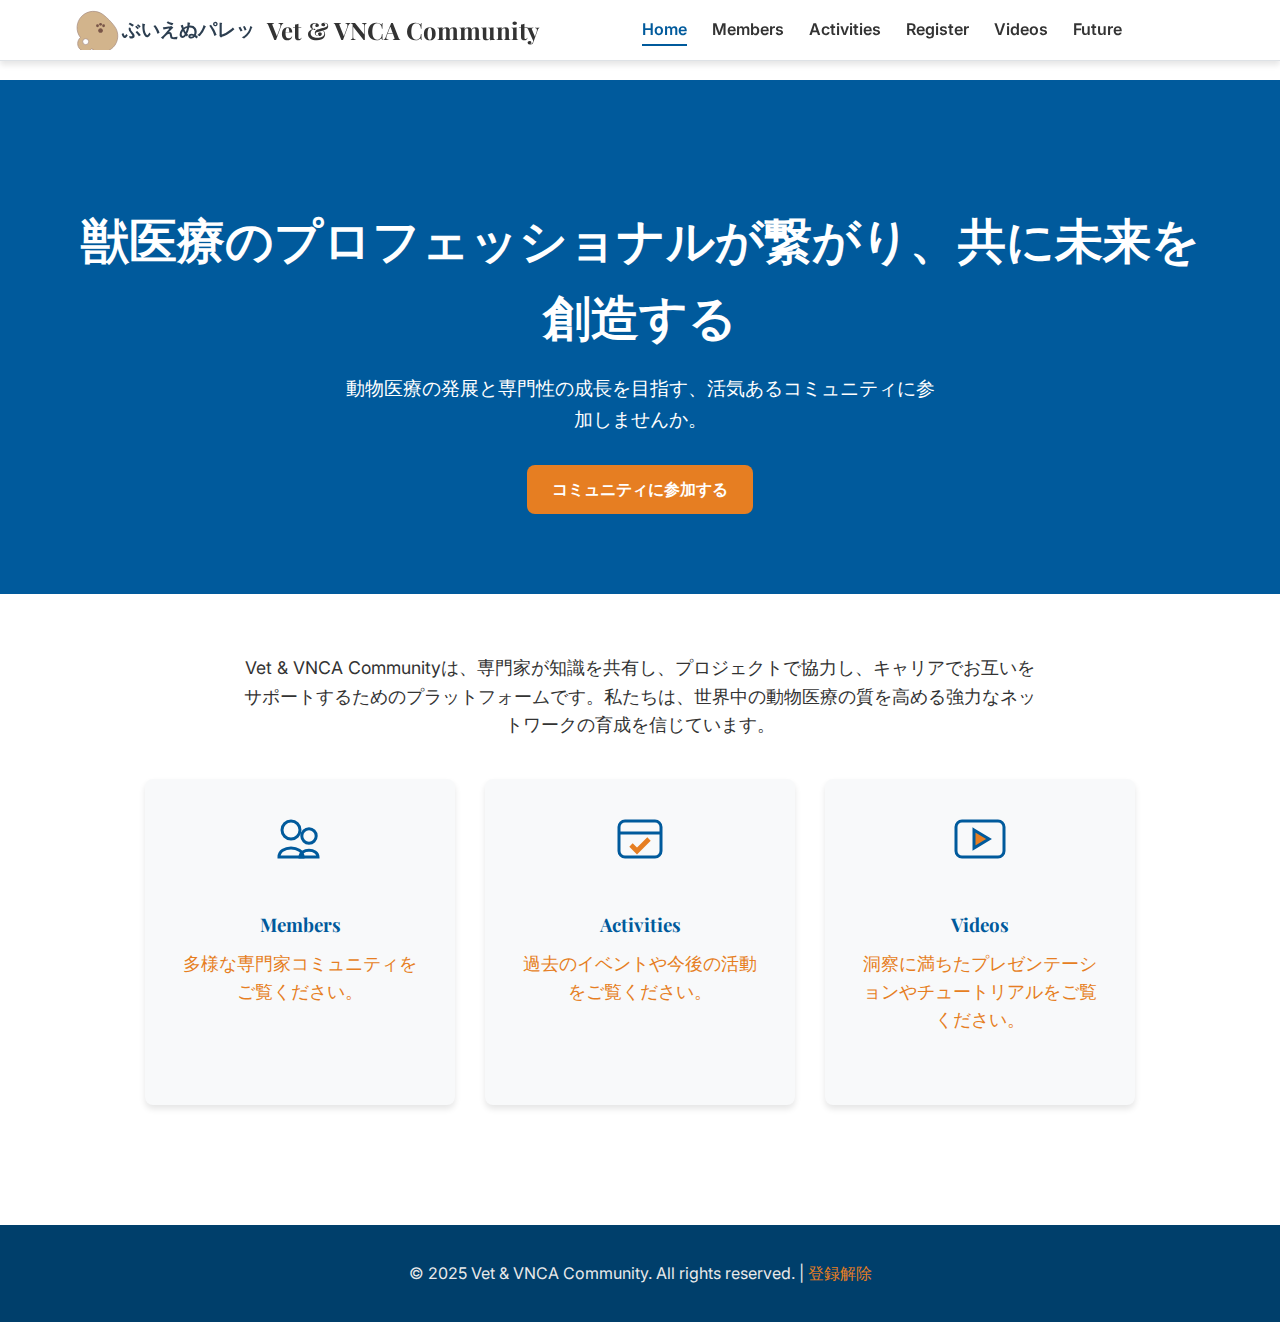
<file: index.html>
<!DOCTYPE html>
<html lang="ja">
<head>
    <meta charset="UTF-8">
    <meta name="viewport" content="width=device-width, initial-scale=1.0">
    <title>Vet & VNCA Community</title>
    <link rel="preconnect" href="https://fonts.googleapis.com">
    <link rel="preconnect" href="https://fonts.gstatic.com" crossorigin>
    <link href="https://fonts.googleapis.com/css2?family=Inter:wght@300;400;600;700&family=Playfair+Display:wght@700&display=swap" rel="stylesheet">
    <link rel="stylesheet" href="css/style.css">
    <link rel="icon" href="assets/logo.svg" type="image/svg+xml">
</head>
<body>
    <header class="site-header">
        <div class="container">
            <div class="logo">
                <a href="index.html">
                    <img src="assets/logo.svg" alt="Community Logo">
                    <h1>Vet & VNCA Community</h1>
                </a>
            </div>
            <nav class="main-nav" aria-label="Primary Navigation">
                <button class="hamburger" aria-label="Toggle navigation" aria-expanded="false">
                    <span class="hamburger-icon"></span>
                </button>
                <ul class="nav-list">
                    <li><a href="index.html" aria-current="page">Home</a></li>
                    <li><a href="members.html">Members</a></li>
                    <li><a href="activities.html">Activities</a></li>
                    <li><a href="register.html">Register</a></li>
                    <li><a href="login.html">Videos</a></li>
                    <li><a href="future.html">Future</a></li>
                </ul>
            </nav>
            <button id="theme-toggle" class="theme-toggle" aria-label="Toggle light and dark mode">
                <svg class="sun" aria-hidden="true" viewBox="0 0 24 24" fill="none" stroke="currentColor" stroke-width="2" stroke-linecap="round" stroke-linejoin="round"><circle cx="12" cy="12" r="5"></circle><line x1="12" y1="1" x2="12" y2="3"></line><line x1="12" y1="21" x2="12" y2="23"></line><line x1="4.22" y1="4.22" x2="5.64" y2="5.64"></line><line x1="18.36" y1="18.36" x2="19.78" y2="19.78"></line><line x1="1" y1="12" x2="3" y2="12"></line><line x1="21" y1="12" x2="23" y2="12"></line><line x1="4.22" y1="19.78" x2="5.64" y2="18.36"></line><line x1="18.36" y1="5.64" x2="19.78" y2="4.22"></line></svg>
                <svg class="moon" aria-hidden="true" viewBox="0 0 24 24" fill="none" stroke="currentColor" stroke-width="2" stroke-linecap="round" stroke-linejoin="round"><path d="M21 12.79A9 9 0 1 1 11.21 3 7 7 0 0 0 21 12.79z"></path></svg>
            </button>
        </div>
    </header>

    <main>
        <section class="hero">
            <div class="container">
                <h2 class="hero-tagline">獣医療のプロフェッショナルが繋がり、共に未来を創造する</h2>
                <p>動物医療の発展と専門性の成長を目指す、活気あるコミュニティに参加しませんか。</p>
                <a href="https://docs.google.com/forms/d/e/1FAIpQLSfLSBzKx2RHba5A_lFexnHaesWBMJGU2Zgi_mrNxlS1h9qsTQ/viewform?usp=dialog" class="button button-primary">コミュニティに参加する</a>
            </div>
        </section>

        <section class="intro-section">
            <div class="container">
                <p>Vet & VNCA Communityは、専門家が知識を共有し、プロジェクトで協力し、キャリアでお互いをサポートするためのプラットフォームです。私たちは、世界中の動物医療の質を高める強力なネットワークの育成を信じています。</p>
                <div class="icon-links">
                    <a href="members.html" class="icon-link-card">
                        <img src="assets/images/icon-members.svg" alt="Members Icon">
                        <h3>Members</h3>
                        <p>多様な専門家コミュニティをご覧ください。</p>
                    </a>
                    <a href="activities.html" class="icon-link-card">
                        <img src="assets/images/icon-activities.svg" alt="Activities Icon">
                        <h3>Activities</h3>
                        <p>過去のイベントや今後の活動をご覧ください。</p>
                    </a>
                    <a href="login.html" class="icon-link-card">
                        <img src="assets/images/icon-videos.svg" alt="Videos Icon">
                        <h3>Videos</h3>
                        <p>洞察に満ちたプレゼンテーションやチュートリアルをご覧ください。</p>
                    </a>
                </div>
            </div>
        </section>
    </main>

    <footer class="site-footer">
        <div class="container">
            <p>&copy; 2025 Vet & VNCA Community. All rights reserved. | <a href="https://docs.google.com/forms/d/e/1FAIpQLSfWWqJWGEMWqquubh6pBwDXgUY6hTQ4X3TON0o3k2ap6kPYiw/viewform?usp=sf_link" target="_blank">登録解除</a></p>
        </div>
    </footer>

    <script src="assets/js/main.js"></script>
</body>
</html>
</file>
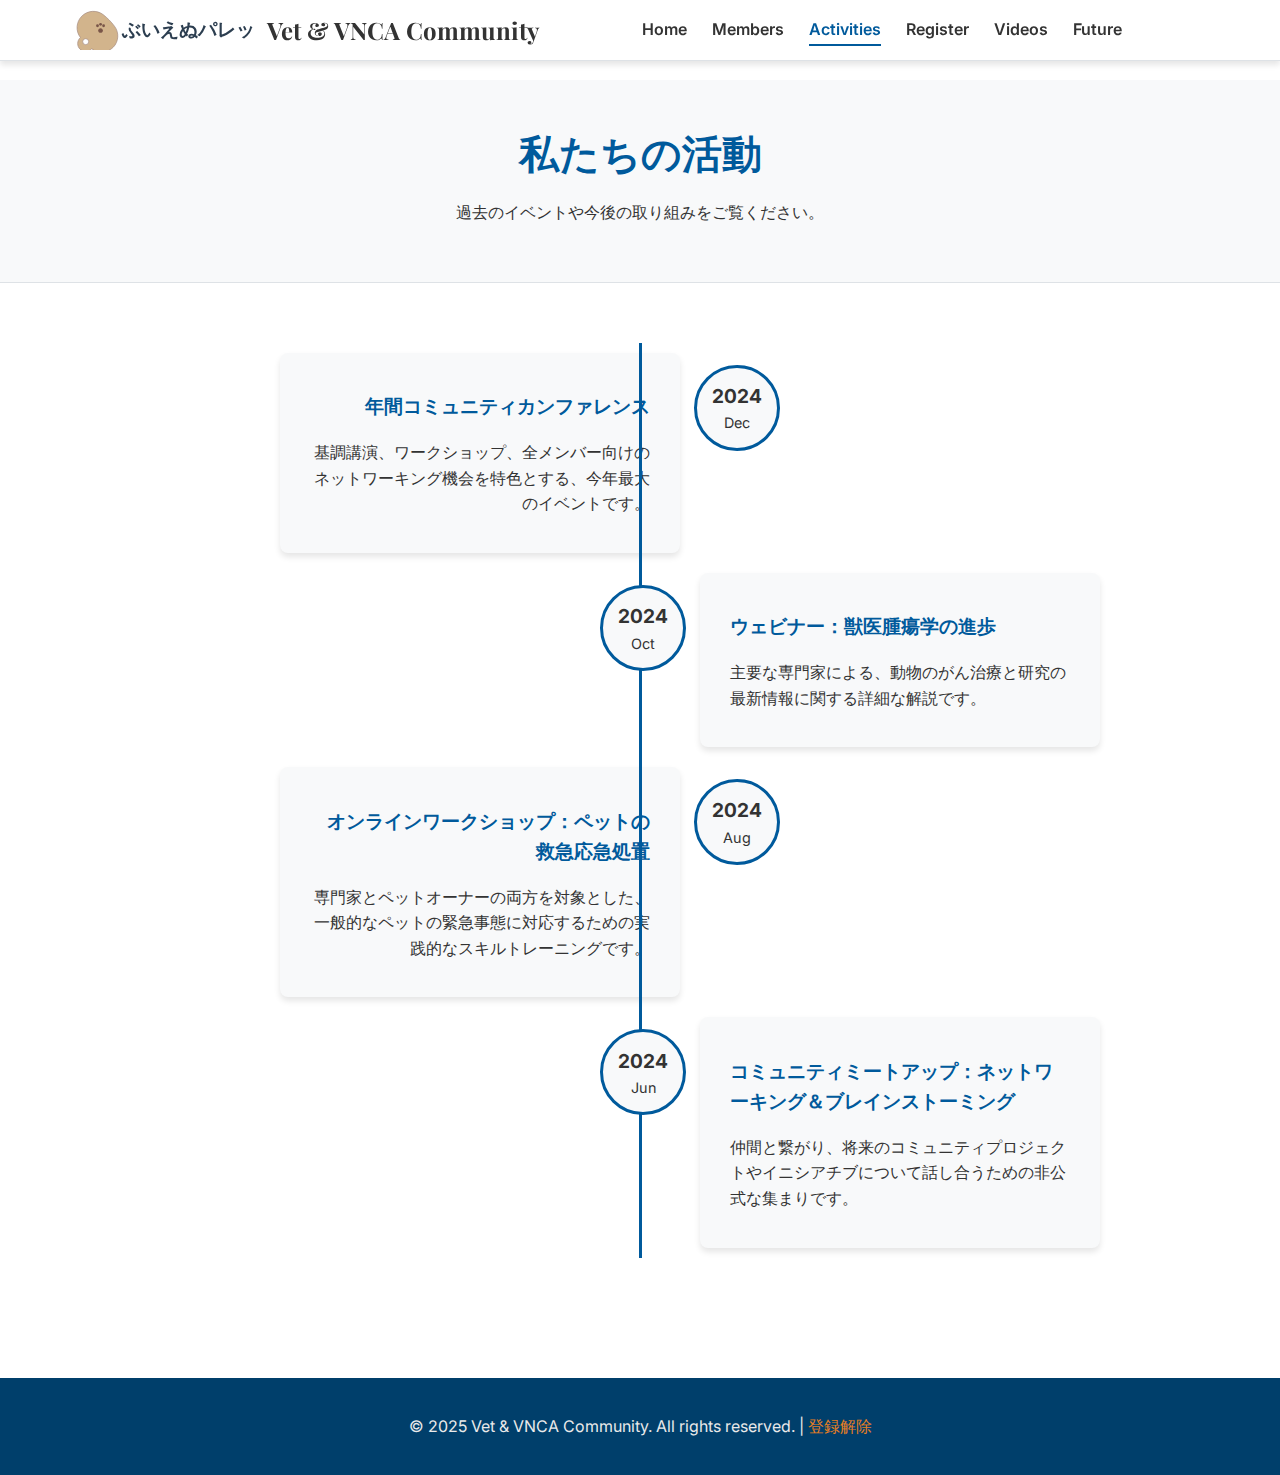
<file: activities.html>
<!DOCTYPE html>
<html lang="ja">
<head>
    <meta charset="UTF-8">
    <meta name="viewport" content="width=device-width, initial-scale=1.0">
    <title>Activities - Vet & VNCA Community</title>
    <link rel="preconnect" href="https://fonts.googleapis.com">
    <link rel="preconnect" href="https://fonts.gstatic.com" crossorigin>
    <link href="https://fonts.googleapis.com/css2?family=Inter:wght@300;400;600;700&family=Playfair+Display:wght@700&display=swap" rel="stylesheet">
    <link rel="stylesheet" href="css/style.css">
    <link rel="icon" href="assets/logo.svg" type="image/svg+xml">
</head>
<body>
    <header class="site-header">
        <div class="container">
            <div class="logo">
                <a href="index.html">
                    <img src="assets/logo.svg" alt="Community Logo">
                    <h1>Vet & VNCA Community</h1>
                </a>
            </div>
            <nav class="main-nav" aria-label="Primary Navigation">
                <button class="hamburger" aria-label="Toggle navigation" aria-expanded="false">
                    <span class="hamburger-icon"></span>
                </button>
                <ul class="nav-list">
                    <li><a href="index.html">Home</a></li>
                    <li><a href="members.html">Members</a></li>
                    <li><a href="activities.html" aria-current="page">Activities</a></li>
                    <li><a href="register.html">Register</a></li>
                    <li><a href="login.html">Videos</a></li>
                    <li><a href="future.html">Future</a></li>
                </ul>
            </nav>
            <button id="theme-toggle" class="theme-toggle" aria-label="Toggle light and dark mode">
                <svg class="sun" aria-hidden="true" viewBox="0 0 24 24" fill="none" stroke="currentColor" stroke-width="2" stroke-linecap="round" stroke-linejoin="round"><circle cx="12" cy="12" r="5"></circle><line x1="12" y1="1" x2="12" y2="3"></line><line x1="12" y1="21" x2="12" y2="23"></line><line x1="4.22" y1="4.22" x2="5.64" y2="5.64"></line><line x1="18.36" y1="18.36" x2="19.78" y2="19.78"></line><line x1="1" y1="12" x2="3" y2="12"></line><line x1="21" y1="12" x2="23" y2="12"></line><line x1="4.22" y1="19.78" x2="5.64" y2="18.36"></line><line x1="18.36" y1="5.64" x2="19.78" y2="4.22"></line></svg>
                <svg class="moon" aria-hidden="true" viewBox="0 0 24 24" fill="none" stroke="currentColor" stroke-width="2" stroke-linecap="round" stroke-linejoin="round"><path d="M21 12.79A9 9 0 1 1 11.21 3 7 7 0 0 0 21 12.79z"></path></svg>
            </button>
        </div>
    </header>

    <main>
        <section class="page-hero">
            <div class="container">
                <h2>私たちの活動</h2>
                <p>過去のイベントや今後の取り組みをご覧ください。</p>
            </div>
        </section>

        <section class="timeline-section">
            <div class="container">
                <div class="timeline">
                    <div class="timeline-item">
                        <div class="timeline-date">
                            <span class="year">2024</span>
                            <span class="month">Dec</span>
                        </div>
                        <div class="timeline-content">
                            <h3>年間コミュニティカンファレンス</h3>
                            <p>基調講演、ワークショップ、全メンバー向けのネットワーキング機会を特色とする、今年最大のイベントです。</p>
                        </div>
                    </div>
                    <div class="timeline-item">
                        <div class="timeline-date">
                            <span class="year">2024</span>
                            <span class="month">Oct</span>
                        </div>
                        <div class="timeline-content">
                            <h3>ウェビナー：獣医腫瘍学の進歩</h3>
                            <p>主要な専門家による、動物のがん治療と研究の最新情報に関する詳細な解説です。</p>
                        </div>
                    </div>
                    <div class="timeline-item">
                        <div class="timeline-date">
                            <span class="year">2024</span>
                            <span class="month">Aug</span>
                        </div>
                        <div class="timeline-content">
                            <h3>オンラインワークショップ：ペットの救急応急処置</h3>
                            <p>専門家とペットオーナーの両方を対象とした、一般的なペットの緊急事態に対応するための実践的なスキルトレーニングです。</p>
                        </div>
                    </div>
                    <div class="timeline-item">
                        <div class="timeline-date">
                            <span class="year">2024</span>
                            <span class="month">Jun</span>
                        </div>
                        <div class="timeline-content">
                            <h3>コミュニティミートアップ：ネットワーキング＆ブレインストーミング</h3>
                            <p>仲間と繋がり、将来のコミュニティプロジェクトやイニシアチブについて話し合うための非公式な集まりです。</p>
                        </div>
                    </div>
                </div>
            </div>
        </section>
    </main>

    <footer class="site-footer">
        <div class="container">
            <p>&copy; 2025 Vet & VNCA Community. All rights reserved. | <a href="https://docs.google.com/forms/d/e/1FAIpQLSfWWqJWGEMWqquubh6pBwDXgUY6hTQ4X3TON0o3k2ap6kPYiw/viewform?usp=sf_link" target="_blank">登録解除</a></p>
        </div>
    </footer>

    <script src="assets/js/main.js
"></script>
</body>
</html>
</file>
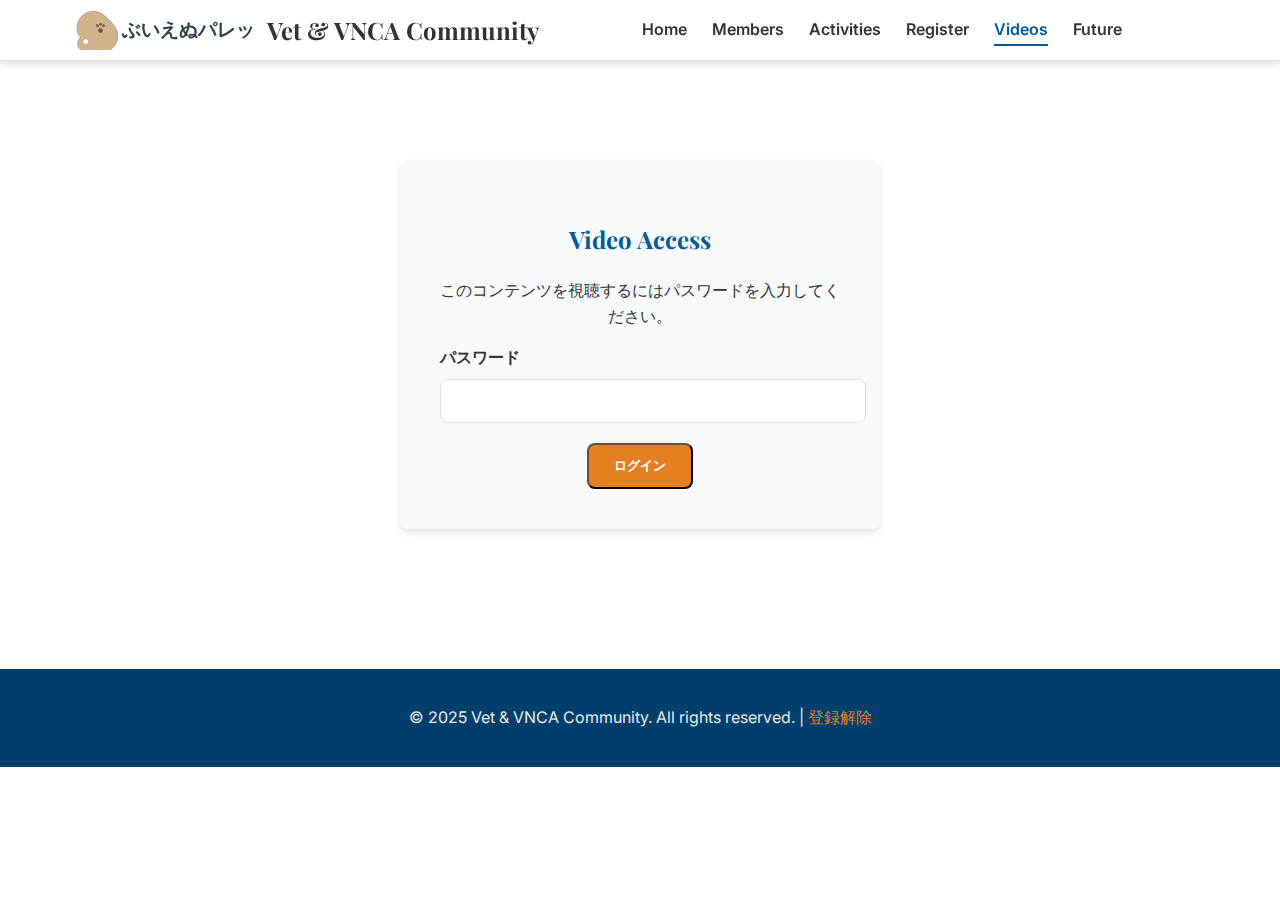
<file: login.html>
<!DOCTYPE html>
<html lang="ja">
<head>
    <meta charset="UTF-8">
    <meta name="viewport" content="width=device-width, initial-scale=1.0">
    <title>Login - Vet & VNCA Community</title>
    <link rel="preconnect" href="https://fonts.googleapis.com">
    <link rel="preconnect" href="https://fonts.gstatic.com" crossorigin>
    <link href="https://fonts.googleapis.com/css2?family=Inter:wght@300;400;600;700&family=Playfair+Display:wght@700&display=swap" rel="stylesheet">
    <link rel="stylesheet" href="css/style.css">
    <link rel="icon" href="assets/logo.svg" type="image/svg+xml">
    <style>
        .login-section {
            padding: 80px 0;
            text-align: center;
        }
        .login-form {
            max-width: 400px;
            margin: 0 auto;
            padding: 40px;
            background-color: var(--surface-color);
            border-radius: var(--border-radius);
            box-shadow: var(--shadow);
        }
        .form-group {
            margin-bottom: 20px;
            text-align: left;
        }
        .form-group label {
            display: block;
            margin-bottom: 8px;
            font-weight: 600;
        }
        .form-group input {
            width: 100%;
            padding: 12px;
            border: 1px solid var(--border-color);
            border-radius: var(--border-radius);
            font-size: 1rem;
        }
        #error-message {
            color: #e74c3c;
            margin-top: 15px;
            display: none; /* Hidden by default */
        }
    </style>
</head>
<body>
    <header class="site-header">
        <div class="container">
            <div class="logo">
                <a href="index.html">
                    <img src="assets/logo.svg" alt="Community Logo">
                    <h1>Vet & VNCA Community</h1>
                </a>
            </div>
            <nav class="main-nav" aria-label="Primary Navigation">
                <button class="hamburger" aria-label="Toggle navigation" aria-expanded="false">
                    <span class="hamburger-icon"></span>
                </button>
                <ul class="nav-list">
                    <li><a href="index.html">Home</a></li>
                    <li><a href="members.html">Members</a></li>
                    <li><a href="activities.html">Activities</a></li>
                    <li><a href="register.html">Register</a></li>
                    <li><a href="login.html" aria-current="page">Videos</a></li>
                    <li><a href="future.html">Future</a></li>
                </ul>
            </nav>
            <button id="theme-toggle" class="theme-toggle" aria-label="Toggle light and dark mode">
                 <svg class="sun" aria-hidden="true" viewBox="0 0 24 24" fill="none" stroke="currentColor" stroke-width="2" stroke-linecap="round" stroke-linejoin="round"><circle cx="12" cy="12" r="5"></circle><line x1="12" y1="1" x2="12" y2="3"></line><line x1="12" y1="21" x2="12" y2="23"></line><line x1="4.22" y1="4.22" x2="5.64" y2="5.64"></line><line x1="18.36" y1="18.36" x2="19.78" y2="19.78"></line><line x1="1" y1="12" x2="3" y2="12"></line><line x1="21" y1="12" x2="23" y2="12"></line><line x1="4.22" y1="19.78" x2="5.64" y2="18.36"></line><line x1="18.36" y1="5.64" x2="19.78" y2="4.22"></line></svg>
                <svg class="moon" aria-hidden="true" viewBox="0 0 24 24" fill="none" stroke="currentColor" stroke-width="2" stroke-linecap="round" stroke-linejoin="round"><path d="M21 12.79A9 9 0 1 1 11.21 3 7 7 0 0 0 21 12.79z"></path></svg>
            </button>
        </div>
    </header>

    <main>
        <section class="login-section">
            <div class="container">
                <form id="login-form" class="login-form">
                    <h2>Video Access</h2>
                    <p>このコンテンツを視聴するにはパスワードを入力してください。</p>
                    <div class="form-group">
                        <label for="password">パスワード</label>
                        <input type="password" id="password" name="password" required>
                    </div>
                    <button type="submit" class="button button-primary">ログイン</button>
                    <p id="error-message">パスワードが正しくありません。</p>
                </form>
            </div>
        </section>
    </main>

    <footer class="site-footer">
        <div class="container">
            <p>&copy; 2025 Vet & VNCA Community. All rights reserved. | <a href="https://docs.google.com/forms/d/e/1FAIpQLSfWWqJWGEMWqquubh6pBwDXgUY6hTQ4X3TON0o3k2ap6kPYiw/viewform?usp=sf_link" target="_blank">登録解除</a></p>
        </div>
    </footer>

    <script src="assets/js/login.js"></script>
    <script src="assets/js/main.js"></script>
</body>
</html>
</file>
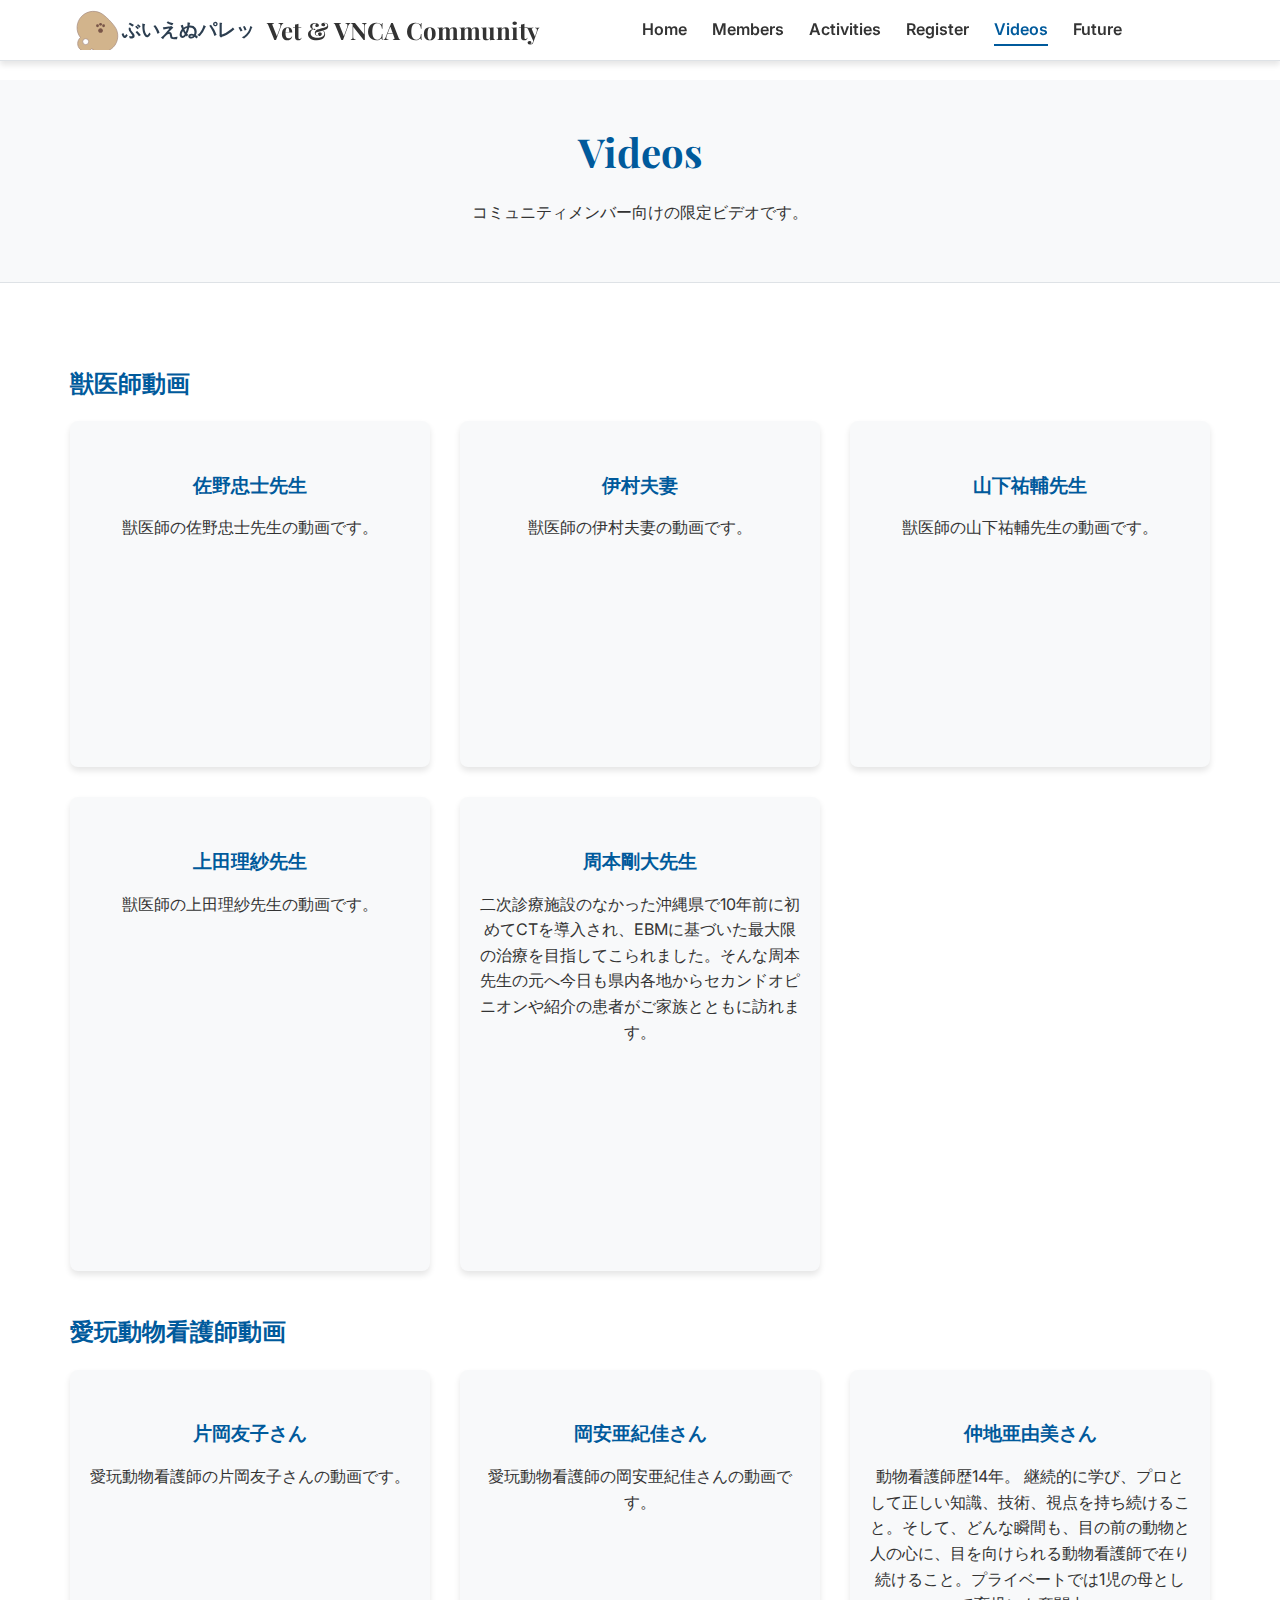
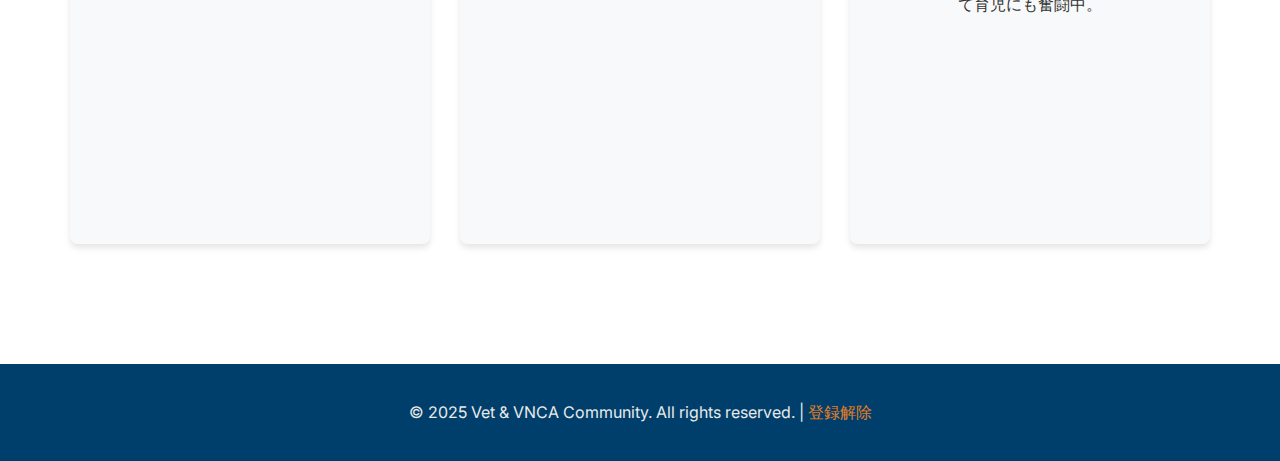
<file: videos-protected.html>
<!DOCTYPE html>
<html lang="ja">
<head>
    <meta charset="UTF-8">
    <meta name="viewport" content="width=device-width, initial-scale=1.0">
    <title>Videos - Vet & VNCA Community</title>
    <link rel="preconnect" href="https://fonts.googleapis.com">
    <link rel="preconnect" href="https://fonts.gstatic.com" crossorigin>
    <link href="https://fonts.googleapis.com/css2?family=Inter:wght@300;400;600;700&family=Playfair+Display:wght@700&display=swap" rel="stylesheet">
    <link rel="stylesheet" href="css/style.css">
    <link rel="icon" href="assets/logo.svg" type="image/svg+xml">
</head>
<body>
    <header class="site-header">
        <div class="container">
            <div class="logo">
                <a href="index.html">
                    <img src="assets/logo.svg" alt="Community Logo">
                    <h1>Vet & VNCA Community</h1>
                </a>
            </div>
            <nav class="main-nav" aria-label="Primary Navigation">
                <button class="hamburger" aria-label="Toggle navigation" aria-expanded="false">
                    <span class="hamburger-icon"></span>
                </button>
                <ul class="nav-list">
                    <li><a href="index.html">Home</a></li>
                    <li><a href="members.html">Members</a></li>
                    <li><a href="activities.html">Activities</a></li>
                    <li><a href="register.html">Register</a></li>
                    <li><a href="login.html" aria-current="page">Videos</a></li>
                    <li><a href="future.html">Future</a></li>
                </ul>
            </nav>
            <button id="theme-toggle" class="theme-toggle" aria-label="Toggle light and dark mode">
                 <svg class="sun" aria-hidden="true" viewBox="0 0 24 24" fill="none" stroke="currentColor" stroke-width="2" stroke-linecap="round" stroke-linejoin="round"><circle cx="12" cy="12" r="5"></circle><line x1="12" y1="1" x2="12" y2="3"></line><line x1="12" y1="21" x2="12" y2="23"></line><line x1="4.22" y1="4.22" x2="5.64" y2="5.64"></line><line x1="18.36" y1="18.36" x2="19.78" y2="19.78"></line><line x1="1" y1="12" x2="3" y2="12"></line><line x1="21" y1="12" x2="23" y2="12"></line><line x1="4.22" y1="19.78" x2="5.64" y2="18.36"></line><line x1="18.36" y1="5.64" x2="19.78" y2="4.22"></line></svg>
                <svg class="moon" aria-hidden="true" viewBox="0 0 24 24" fill="none" stroke="currentColor" stroke-width="2" stroke-linecap="round" stroke-linejoin="round"><path d="M21 12.79A9 9 0 1 1 11.21 3 7 7 0 0 0 21 12.79z"></path></svg>
            </button>
        </div>
    </header>

    <main>
        <section class="page-hero">
            <div class="container">
                <h2>Videos</h2>
                <p>コミュニティメンバー向けの限定ビデオです。</p>
            </div>
        </section>

        <section class="video-grid-section" style="padding: 60px 0;">
            <div class="container">
                <h2>獣医師動画</h2>
                <div class="members-grid">
                    <div class="member-card">
                        <h3>佐野忠士先生</h3>
                        <p>獣医師の佐野忠士先生の動画です。</p>
                        <div style="position:relative;padding-bottom:56.25%;height:0;overflow:hidden;"><iframe src="https://www.youtube.com/embed/videoseries?list=PLHLIYDUYj9xTiDrOBiaFvHqa2GF6n6Mz5" style="position:absolute;top:0;left:0;width:100%;height:100%;" frameborder="0" allow="accelerometer; autoplay; clipboard-write; encrypted-media; gyroscope; picture-in-picture" allowfullscreen></iframe></div>
                    </div>
                    <div class="member-card">
                        <h3>伊村夫妻</h3>
                        <p>獣医師の伊村夫妻の動画です。</p>
                        <div style="position:relative;padding-bottom:56.25%;height:0;overflow:hidden;"><iframe src="https://www.youtube.com/embed/videoseries?list=PLHLIYDUYj9xRSvpe2mRi-SzWdoy5yZe2i" style="position:absolute;top:0;left:0;width:100%;height:100%;" frameborder="0" allow="accelerometer; autoplay; clipboard-write; encrypted-media; gyroscope; picture-in-picture" allowfullscreen></iframe></div>
                    </div>
                    <div class="member-card">
                        <h3>山下祐輔先生</h3>
                        <p>獣医師の山下祐輔先生の動画です。</p>
                        <div style="position:relative;padding-bottom:56.25%;height:0;overflow:hidden;"><iframe src="https://www.youtube.com/embed/videoseries?list=PLHLIYDUYj9xTytSr5Rf6nS4lCaT8bliya" style="position:absolute;top:0;left:0;width:100%;height:100%;" frameborder="0" allow="accelerometer; autoplay; clipboard-write; encrypted-media; gyroscope; picture-in-picture" allowfullscreen></iframe></div>
                    </div>
                    <div class="member-card">
                        <h3>上田理紗先生</h3>
                        <p>獣医師の上田理紗先生の動画です。</p>
                        <div style="position:relative;padding-bottom:56.25%;height:0;overflow:hidden;"><iframe src="https://www.youtube.com/embed/videoseries?list=PLHLIYDUYj9xRY5n8T6oJnEZLGwq1Tabon" style="position:absolute;top:0;left:0;width:100%;height:100%;" frameborder="0" allow="accelerometer; autoplay; clipboard-write; encrypted-media; gyroscope; picture-in-picture" allowfullscreen></iframe></div>
                    </div>
                    <div class="member-card">
                        <h3>周本剛大先生</h3>
                        <p>二次診療施設のなかった沖縄県で10年前に初めてCTを導入され、EBMに基づいた最大限の治療を目指してこられました。そんな周本先生の元へ今日も県内各地からセカンドオピニオンや紹介の患者がご家族とともに訪れます。</p>
                        <div style="position:relative;padding-bottom:56.25%;height:0;overflow:hidden;"><iframe src="https://www.youtube.com/embed/videoseries?list=PLHLIYDUYj9xRQEZu6ilK5DLJZ1zzD8E_h" style="position:absolute;top:0;left:0;width:100%;height:100%;" frameborder="0" allow="accelerometer; autoplay; clipboard-write; encrypted-media; gyroscope; picture-in-picture" allowfullscreen></iframe></div>
                    </div>
                </div>

                <h2 style="margin-top: 40px;">愛玩動物看護師動画</h2>
                <div class="members-grid">
                    <div class="member-card">
                        <h3>片岡友子さん</h3>
                        <p>愛玩動物看護師の片岡友子さんの動画です。</p>
                        <div style="position:relative;padding-bottom:56.25%;height:0;overflow:hidden;"><iframe src="https://www.youtube.com/embed/videoseries?list=PLHLIYDUYj9xQoiIhd0cT3cH_YasZCirg3" style="position:absolute;top:0;left:0;width:100%;height:100%;" frameborder="0" allow="accelerometer; autoplay; clipboard-write; encrypted-media; gyroscope; picture-in-picture" allowfullscreen></iframe></div>
                    </div>
                    <div class="member-card">
                        <h3>岡安亜紀佳さん</h3>
                        <p>愛玩動物看護師の岡安亜紀佳さんの動画です。</p>
                        <div style="position:relative;padding-bottom:56.25%;height:0;overflow:hidden;"><iframe src="https://www.youtube.com/embed/videoseries?list=PLHLIYDUYj9xRlg6HZX-isUcYdtKCWgwJH" style="position:absolute;top:0;left:0;width:100%;height:100%;" frameborder="0" allow="accelerometer; autoplay; clipboard-write; encrypted-media; gyroscope; picture-in-picture" allowfullscreen></iframe></div>
                    </div>
                    <div class="member-card">
                        <h3>仲地亜由美さん</h3>
                        <p>動物看護師歴14年。
継続的に学び、プロとして正しい知識、技術、視点を持ち続けること。そして、どんな瞬間も、目の前の動物と人の心に、目を向けられる動物看護師で在り続けること。プライベートでは1児の母として育児にも奮闘中。</p>
                        <div style="position:relative;padding-bottom:56.25%;height:0;overflow:hidden;"><iframe src="https://www.youtube.com/embed/videoseries?list=PLHLIYDUYj9xQHYb1yVtZ7PnzeM1eElF2P" style="position:absolute;top:0;left:0;width:100%;height:100%;" frameborder="0" allow="accelerometer; autoplay; clipboard-write; encrypted-media; gyroscope; picture-in-picture" allowfullscreen></iframe></div>
                    </div>
                </div>
            </div>
        </section>
    </main>

    <footer class="site-footer">
        <div class="container">
            <p>&copy; 2025 Vet & VNCA Community. All rights reserved. | <a href="https://docs.google.com/forms/d/e/1FAIpQLSfWWqJWGEMWqquubh6pBwDXgUY6hTQ4X3TON0o3k2ap6kPYiw/viewform?usp=sf_link" target="_blank">登録解除</a></p>
        </div>
    </footer>

    <script src="assets/js/main.js"></script>
</body>
</html>
</file>
<file: css/style.css>
/* --- Base Styles --- */
:root {
    --primary-color: #005A9C; /* A professional blue */
    --secondary-color: #003F6B;
    --accent-color: #E67E22; /* A warm, inviting orange */
    --text-color: #333;
    --bg-color: #FFFFFF;
    --surface-color: #F8F9FA;
    --border-color: #DEE2E6;
    --font-family-sans: 'Inter', sans-serif;
    --font-family-serif: 'Playfair Display', serif;
    --container-width: 1140px;
    --border-radius: 8px;
    --shadow: 0 4px 6px rgba(0, 0, 0, 0.1);
}

[data-theme="dark"] {
    --primary-color: #4D9DE0;
    --secondary-color: #2A6C9D;
    --accent-color: #F39C12;
    --text-color: #EAEAEA;
    --bg-color: #121212;
    --surface-color: #1E1E1E;
    --border-color: #444;
}

body {
    font-family: var(--font-family-sans);
    line-height: 1.6;
    color: var(--text-color);
    background-color: var(--bg-color);
    margin: 0;
    padding-top: 80px; /* Space for fixed header */
    transition: background-color 0.3s, color 0.3s;
}

.container {
    max-width: var(--container-width);
    margin: 0 auto;
    padding: 0 20px;
}

h1, h2, h3, h4, h5, h6 {
    font-family: var(--font-family-serif);
    color: var(--primary-color);
    font-weight: 700;
}

a {
    color: var(--accent-color);
    text-decoration: none;
    transition: color 0.3s;
}

a:hover {
    color: var(--secondary-color);
}

img {
    max-width: 100%;
    height: auto;
}

/* --- Header --- */
.site-header {
    background-color: var(--bg-color);
    border-bottom: 1px solid var(--border-color);
    box-shadow: var(--shadow);
    padding: 10px 0;
    position: fixed;
    top: 0;
    left: 0;
    width: 100%;
    z-index: 1000;
    transition: background-color 0.3s, border-color 0.3s;
}

.site-header .container {
    display: flex;
    justify-content: space-between;
    align-items: center;
}

.logo {
    display: flex;
    align-items: center;
}

.logo a {
    display: flex;
    align-items: center;
    text-decoration: none;
}

.logo img {
    height: 40px;
    margin-right: 10px;
}

.logo h1 {
    font-size: 1.5rem;
    margin: 0;
    color: var(--text-color);
}

.main-nav .nav-list {
    list-style: none;
    display: flex;
    margin: 0;
    padding: 0;
}

.main-nav li {
    margin-left: 25px;
}

.main-nav a {
    font-weight: 600;
    color: var(--text-color);
    padding: 5px 0;
    border-bottom: 2px solid transparent;
}

.main-nav a:hover,
.main-nav a[aria-current="page"] {
    color: var(--primary-color);
    border-bottom-color: var(--primary-color);
}

.hamburger, .theme-toggle {
    background: none;
    border: none;
    cursor: pointer;
    padding: 5px;
}

.hamburger {
    display: none; /* Hidden on desktop */
}

.theme-toggle {
    color: var(--text-color);
}

.theme-toggle .moon { display: none; }
.theme-toggle .sun { display: block; }
[data-theme="dark"] .theme-toggle .moon { display: block; }
[data-theme="dark"] .theme-toggle .sun { display: none; }


/* --- Hero Section --- */
.hero {
    background: var(--primary-color);
    color: white;
    text-align: center;
    padding: 80px 20px;
}

.hero .hero-tagline {
    font-size: 3rem;
    color: white;
    margin-bottom: 20px;
}

.hero p {
    font-size: 1.2rem;
    max-width: 600px;
    margin: 0 auto 30px;
}

.button {
    display: inline-block;
    padding: 12px 25px;
    border-radius: var(--border-radius);
    font-weight: 600;
    text-align: center;
    transition: transform 0.2s, box-shadow 0.2s;
}

.button-primary {
    background-color: var(--accent-color);
    color: white;
}

.button-primary:hover {
    background-color: #d35400; /* Darker orange */
    color: white;
    transform: translateY(-2px);
    box-shadow: 0 6px 10px rgba(0,0,0,0.15);
}

/* --- Intro Section --- */
.intro-section {
    padding: 60px 0;
    text-align: center;
}

.intro-section p {
    max-width: 800px;
    margin: 0 auto 40px;
    font-size: 1.1rem;
}

.icon-links {
    display: flex;
    justify-content: center;
    gap: 30px;
    flex-wrap: wrap;
}

.icon-link-card {
    background-color: var(--surface-color);
    padding: 30px;
    border-radius: var(--border-radius);
    width: 250px;
    text-align: center;
    box-shadow: var(--shadow);
    transition: transform 0.3s, box-shadow 0.3s;
}

.icon-link-card:hover {
    transform: translateY(-5px);
    box-shadow: 0 8px 15px rgba(0,0,0,0.1);
    color: var(--text-color);
}

.icon-link-card img {
    height: 60px;
    margin-bottom: 15px;
}

.icon-link-card h3 {
    margin-bottom: 10px;
}

/* --- Page Hero --- */
.page-hero {
    background-color: var(--surface-color);
    padding: 40px 0;
    text-align: center;
    border-bottom: 1px solid var(--border-color);
}

.page-hero h2 {
    margin: 0;
    font-size: 2.5rem;
}

/* --- Members Page --- */
.members-grid-section {
    padding: 60px 0;
}

.members-grid {
    display: grid;
    grid-template-columns: repeat(auto-fill, minmax(280px, 1fr));
    gap: 30px;
}

.member-card {
    background-color: var(--surface-color);
    border-radius: var(--border-radius);
    box-shadow: var(--shadow);
    text-align: center;
    padding: 30px 20px;
    overflow: hidden;
}

.member-avatar {
    width: 120px;
    height: 120px;
    border-radius: 50%;
    object-fit: cover;
    margin-bottom: 20px;
    border: 4px solid var(--primary-color);
}

.member-card h3 {
    margin-bottom: 5px;
}

.member-role {
    display: inline-block;
    padding: 3px 12px;
    border-radius: 15px;
    font-size: 0.8rem;
    font-weight: 600;
    margin-bottom: 15px;
}

.badge-vet {
    background-color: var(--primary-color);
    color: white;
}

.badge-nurse {
    background-color: var(--accent-color);
    color: white;
}

/* --- Activities Page (Timeline) --- */
.timeline-section {
    padding: 60px 0;
}

.timeline {
    position: relative;
    max-width: 800px;
    margin: 0 auto;
}

.timeline::after {
    content: '';
    position: absolute;
    width: 3px;
    background-color: var(--primary-color);
    top: 0;
    bottom: 0;
    left: 50%;
    margin-left: -1.5px;
}

.timeline-item {
    padding: 10px 40px;
    position: relative;
    width: 50%;
}

.timeline-item:nth-child(odd) {
    left: 0;
    padding-right: 60px;
    text-align: right;
}

.timeline-item:nth-child(even) {
    left: 50%;
    padding-left: 60px;
    text-align: left;
}

.timeline-date {
    position: absolute;
    top: 22px;
    width: 80px;
    height: 80px;
    border-radius: 50%;
    background-color: var(--surface-color);
    border: 3px solid var(--primary-color);
    z-index: 1;
    display: flex;
    flex-direction: column;
    justify-content: center;
    align-items: center;
}

.timeline-item:nth-child(odd) .timeline-date {
    right: -40px;
}
.timeline-item:nth-child(even) .timeline-date {
    left: -40px;
}

.timeline-date .year {
    font-size: 1.2rem;
    font-weight: bold;
}
.timeline-date .month {
    font-size: 0.9rem;
}

.timeline-content {
    padding: 20px 30px;
    background-color: var(--surface-color);
    position: relative;
    border-radius: var(--border-radius);
    box-shadow: var(--shadow);
}

/* --- Footer --- */
.site-footer {
    background-color: var(--secondary-color);
    color: #EAEAEA;
    text-align: center;
    padding: 20px 0;
    margin-top: 60px;
}

/* --- Responsive --- */
@media (max-width: 768px) {
    body {
        padding-top: 70px;
    }
    .main-nav .nav-list {
        display: none;
        flex-direction: column;
        position: absolute;
        top: 69px; /* height of header */
        left: 0;
        width: 100%;
        background-color: var(--bg-color);
        border-top: 1px solid var(--border-color);
    }
    .main-nav .nav-list.active {
        display: flex;
    }
    .main-nav li {
        margin: 0;
        text-align: center;
    }
    .main-nav a {
        display: block;
        padding: 15px;
        border-bottom: 1px solid var(--border-color);
    }
    .hamburger {
        display: block;
    }
    .hero .hero-tagline {
        font-size: 2.2rem;
    }
    .timeline::after {
        left: 31px;
    }
    .timeline-item {
        width: 100%;
        padding-left: 70px;
        padding-right: 25px;
    }
    .timeline-item:nth-child(odd),
    .timeline-item:nth-child(even) {
        left: 0;
        text-align: left;
        padding-left: 80px;
    }
    .timeline-item:nth-child(odd) .timeline-date,
    .timeline-item:nth-child(even) .timeline-date {
        left: -10px;
    }
}
</file>
